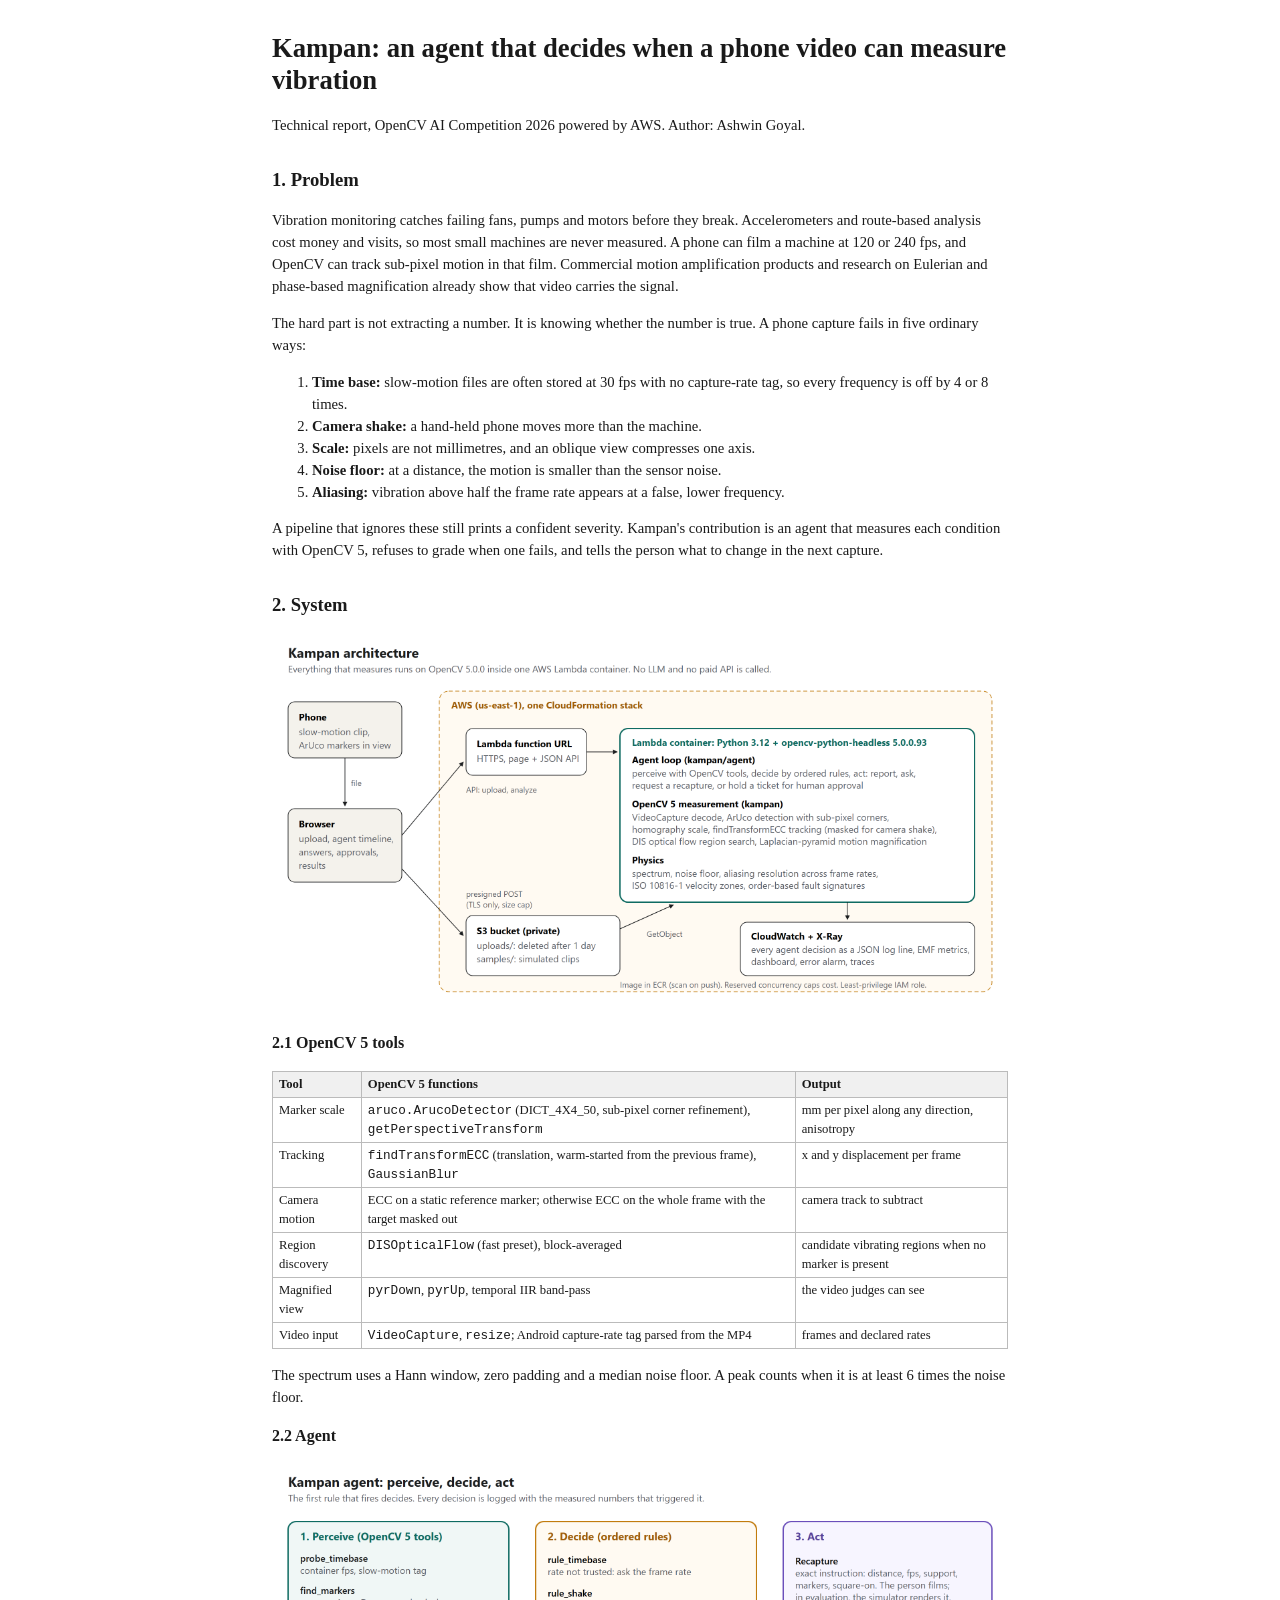
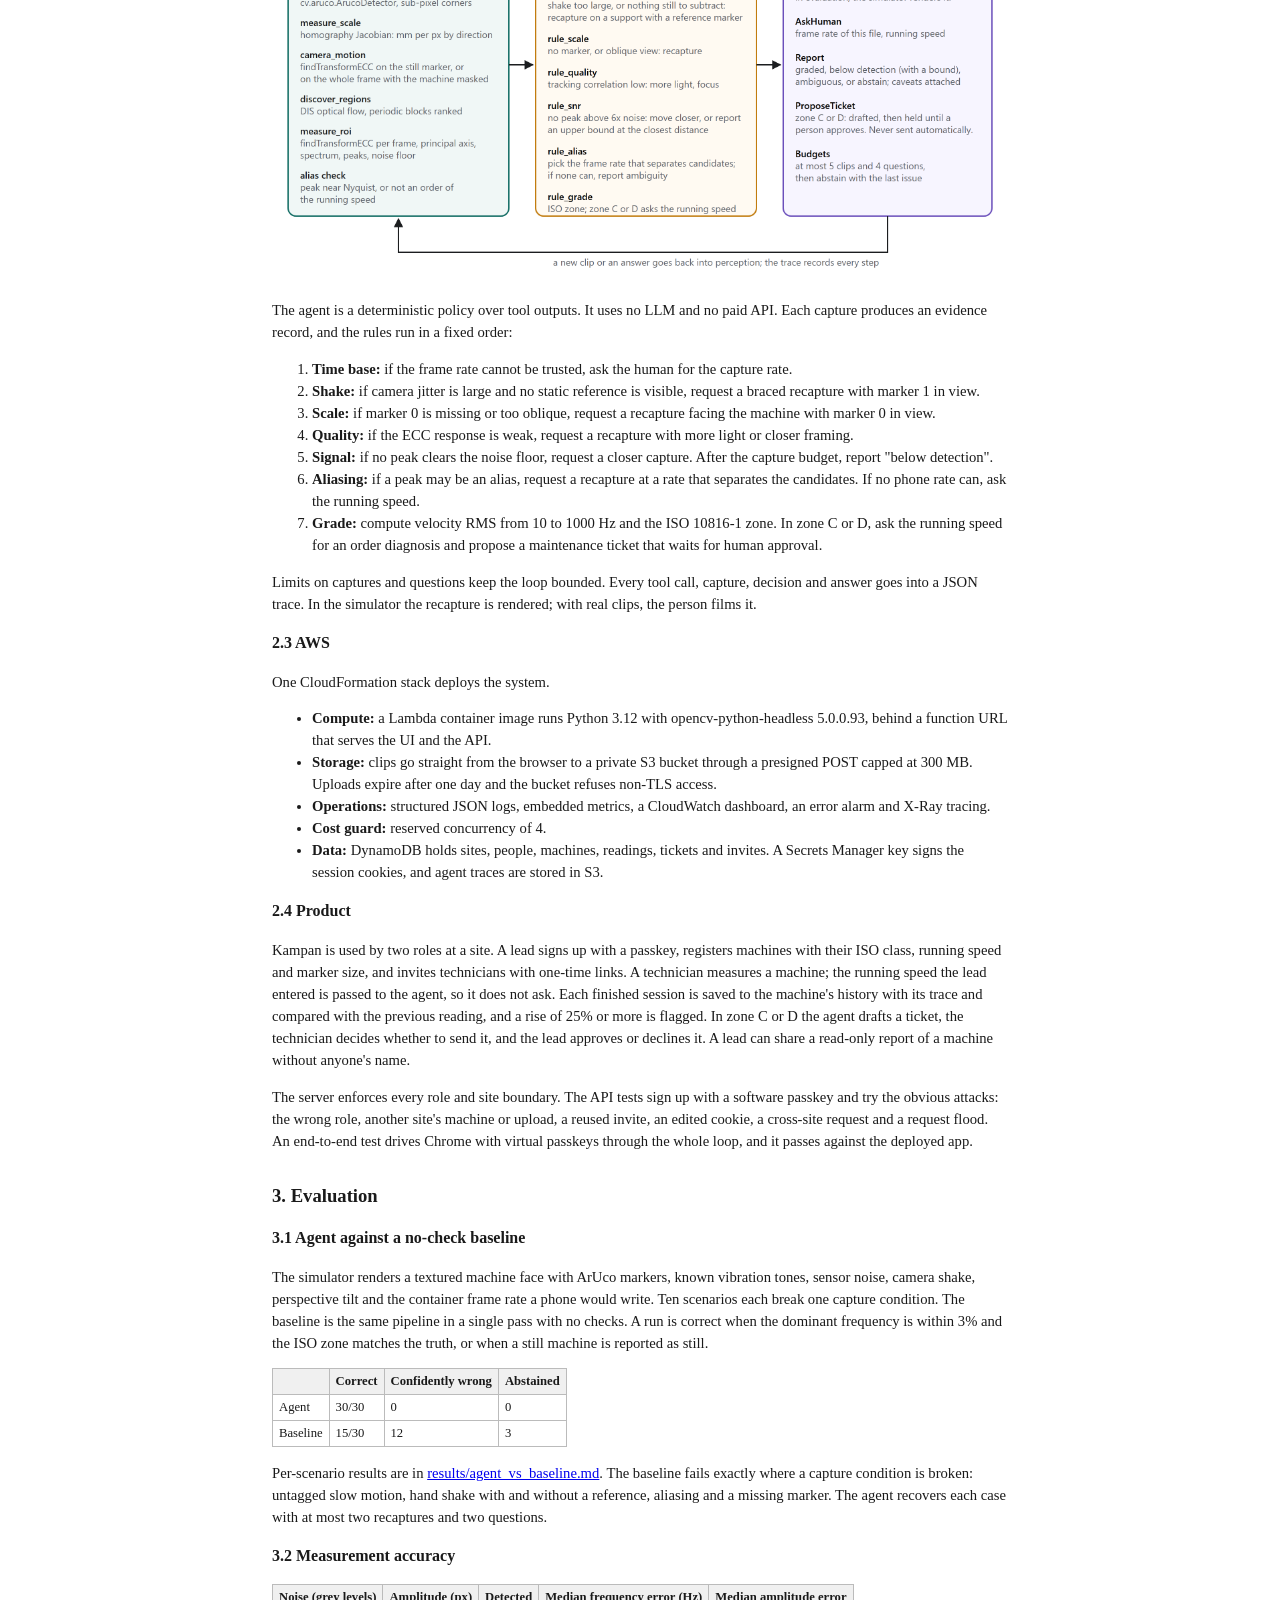
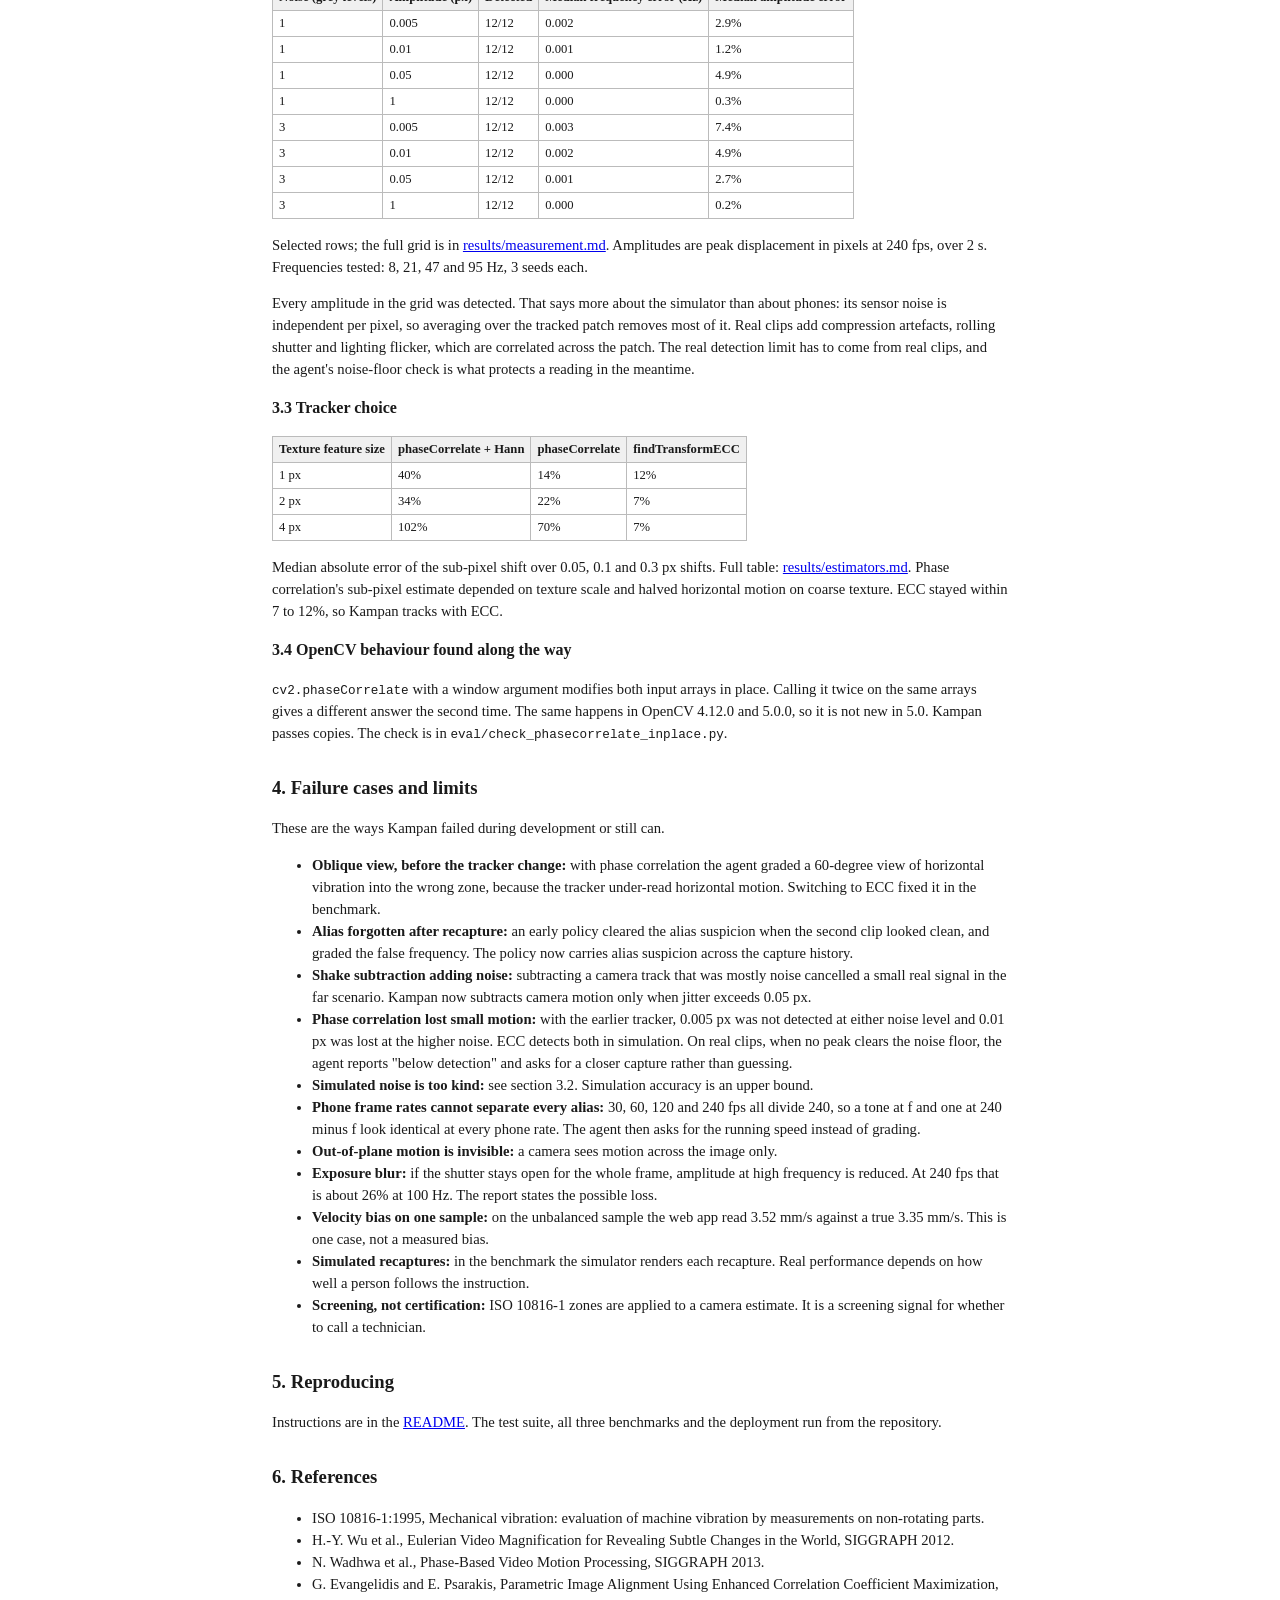
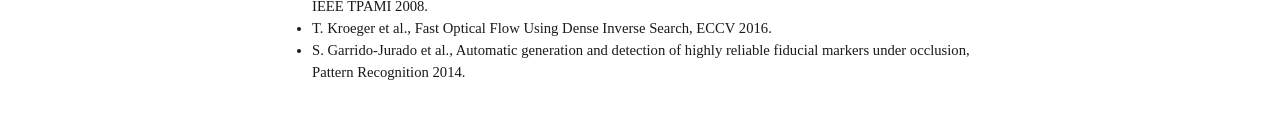
<file: docs/REPORT.html>
<!doctype html><html><head><meta charset='utf-8'><title>Kampan report</title><style>
body { font-family: Georgia, 'Times New Roman', serif; max-width: 46rem; margin: 2rem auto; padding: 0 1rem;
       color: #1a1a1a; line-height: 1.5; font-size: 11pt; }
h1 { font-size: 20pt; line-height: 1.2; } h2 { font-size: 14pt; margin-top: 1.6em; } h3 { font-size: 12pt; }
table { border-collapse: collapse; margin: 0.8em 0; font-size: 9.5pt; }
th, td { border: 1px solid #bbb; padding: 3px 6px; text-align: left; vertical-align: top; }
th { background: #f0f0f0; }
img { max-width: 100%; }
code { font-family: Consolas, monospace; font-size: 9.5pt; }
@page { size: A4; margin: 16mm; }
</style></head><body><h1>Kampan: an agent that decides when a phone video can measure vibration</h1>
<p>Technical report, OpenCV AI Competition 2026 powered by AWS. Author: Ashwin Goyal.</p>
<h2>1. Problem</h2>
<p>Vibration monitoring catches failing fans, pumps and motors before they break. Accelerometers and route-based analysis
cost money and visits, so most small machines are never measured. A phone can film a machine at 120 or 240 fps, and
OpenCV can track sub-pixel motion in that film. Commercial motion amplification products and research on Eulerian and
phase-based magnification already show that video carries the signal.</p>
<p>The hard part is not extracting a number. It is knowing whether the number is true. A phone capture fails in five
ordinary ways:</p>
<ol>
<li><strong>Time base:</strong> slow-motion files are often stored at 30 fps with no capture-rate tag, so every frequency is off by 4 or 8 times.</li>
<li><strong>Camera shake:</strong> a hand-held phone moves more than the machine.</li>
<li><strong>Scale:</strong> pixels are not millimetres, and an oblique view compresses one axis.</li>
<li><strong>Noise floor:</strong> at a distance, the motion is smaller than the sensor noise.</li>
<li><strong>Aliasing:</strong> vibration above half the frame rate appears at a false, lower frequency.</li>
</ol>
<p>A pipeline that ignores these still prints a confident severity. Kampan's contribution is an agent that measures each
condition with OpenCV 5, refuses to grade when one fails, and tells the person what to change in the next capture.</p>
<h2>2. System</h2>
<p><img alt="Architecture" src="architecture.png" /></p>
<h3>2.1 OpenCV 5 tools</h3>
<table>
<thead>
<tr>
<th>Tool</th>
<th>OpenCV 5 functions</th>
<th>Output</th>
</tr>
</thead>
<tbody>
<tr>
<td>Marker scale</td>
<td><code>aruco.ArucoDetector</code> (DICT_4X4_50, sub-pixel corner refinement), <code>getPerspectiveTransform</code></td>
<td>mm per pixel along any direction, anisotropy</td>
</tr>
<tr>
<td>Tracking</td>
<td><code>findTransformECC</code> (translation, warm-started from the previous frame), <code>GaussianBlur</code></td>
<td>x and y displacement per frame</td>
</tr>
<tr>
<td>Camera motion</td>
<td>ECC on a static reference marker; otherwise ECC on the whole frame with the target masked out</td>
<td>camera track to subtract</td>
</tr>
<tr>
<td>Region discovery</td>
<td><code>DISOpticalFlow</code> (fast preset), block-averaged</td>
<td>candidate vibrating regions when no marker is present</td>
</tr>
<tr>
<td>Magnified view</td>
<td><code>pyrDown</code>, <code>pyrUp</code>, temporal IIR band-pass</td>
<td>the video judges can see</td>
</tr>
<tr>
<td>Video input</td>
<td><code>VideoCapture</code>, <code>resize</code>; Android capture-rate tag parsed from the MP4</td>
<td>frames and declared rates</td>
</tr>
</tbody>
</table>
<p>The spectrum uses a Hann window, zero padding and a median noise floor. A peak counts when it is at least 6 times the
noise floor.</p>
<h3>2.2 Agent</h3>
<p><img alt="Agent workflow" src="agent-workflow.png" /></p>
<p>The agent is a deterministic policy over tool outputs. It uses no LLM and no paid API. Each capture produces an
evidence record, and the rules run in a fixed order:</p>
<ol>
<li><strong>Time base:</strong> if the frame rate cannot be trusted, ask the human for the capture rate.</li>
<li><strong>Shake:</strong> if camera jitter is large and no static reference is visible, request a braced recapture with marker 1 in view.</li>
<li><strong>Scale:</strong> if marker 0 is missing or too oblique, request a recapture facing the machine with marker 0 in view.</li>
<li><strong>Quality:</strong> if the ECC response is weak, request a recapture with more light or closer framing.</li>
<li><strong>Signal:</strong> if no peak clears the noise floor, request a closer capture. After the capture budget, report "below detection".</li>
<li><strong>Aliasing:</strong> if a peak may be an alias, request a recapture at a rate that separates the candidates. If no phone rate can, ask the running speed.</li>
<li><strong>Grade:</strong> compute velocity RMS from 10 to 1000 Hz and the ISO 10816-1 zone. In zone C or D, ask the running speed for an order diagnosis and propose a maintenance ticket that waits for human approval.</li>
</ol>
<p>Limits on captures and questions keep the loop bounded. Every tool call, capture, decision and answer goes into a JSON
trace. In the simulator the recapture is rendered; with real clips, the person films it.</p>
<h3>2.3 AWS</h3>
<p>One CloudFormation stack deploys the system.</p>
<ul>
<li><strong>Compute:</strong> a Lambda container image runs Python 3.12 with opencv-python-headless 5.0.0.93, behind a function URL that serves the UI and the API.</li>
<li><strong>Storage:</strong> clips go straight from the browser to a private S3 bucket through a presigned POST capped at 300 MB. Uploads expire after one day and the bucket refuses non-TLS access.</li>
<li><strong>Operations:</strong> structured JSON logs, embedded metrics, a CloudWatch dashboard, an error alarm and X-Ray tracing.</li>
<li><strong>Cost guard:</strong> reserved concurrency of 4.</li>
<li><strong>Data:</strong> DynamoDB holds sites, people, machines, readings, tickets and invites. A Secrets Manager key signs the session cookies, and agent traces are stored in S3.</li>
</ul>
<h3>2.4 Product</h3>
<p>Kampan is used by two roles at a site. A lead signs up with a passkey, registers machines with their ISO class,
running speed and marker size, and invites technicians with one-time links. A technician measures a machine; the
running speed the lead entered is passed to the agent, so it does not ask. Each finished session is saved to the
machine's history with its trace and compared with the previous reading, and a rise of 25% or more is flagged.
In zone C or D the agent drafts a ticket, the technician decides whether to send it, and the lead approves or
declines it. A lead can share a read-only report of a machine without anyone's name.</p>
<p>The server enforces every role and site boundary. The API tests sign up with a software passkey and try the
obvious attacks: the wrong role, another site's machine or upload, a reused invite, an edited cookie, a cross-site
request and a request flood. An end-to-end test drives Chrome with virtual passkeys through the whole loop, and it
passes against the deployed app.</p>
<h2>3. Evaluation</h2>
<h3>3.1 Agent against a no-check baseline</h3>
<p>The simulator renders a textured machine face with ArUco markers, known vibration tones, sensor noise, camera shake,
perspective tilt and the container frame rate a phone would write. Ten scenarios each break one capture condition.
The baseline is the same pipeline in a single pass with no checks. A run is correct when the dominant frequency is
within 3% and the ISO zone matches the truth, or when a still machine is reported as still.</p>
<table>
<thead>
<tr>
<th></th>
<th>Correct</th>
<th>Confidently wrong</th>
<th>Abstained</th>
</tr>
</thead>
<tbody>
<tr>
<td>Agent</td>
<td>30/30</td>
<td>0</td>
<td>0</td>
</tr>
<tr>
<td>Baseline</td>
<td>15/30</td>
<td>12</td>
<td>3</td>
</tr>
</tbody>
</table>
<p>Per-scenario results are in <a href="results/agent_vs_baseline.md">results/agent_vs_baseline.md</a>. The baseline fails exactly
where a capture condition is broken: untagged slow motion, hand shake with and without a reference, aliasing and a
missing marker. The agent recovers each case with at most two recaptures and two questions.</p>
<h3>3.2 Measurement accuracy</h3>
<table>
<thead>
<tr>
<th>Noise (grey levels)</th>
<th>Amplitude (px)</th>
<th>Detected</th>
<th>Median frequency error (Hz)</th>
<th>Median amplitude error</th>
</tr>
</thead>
<tbody>
<tr>
<td>1</td>
<td>0.005</td>
<td>12/12</td>
<td>0.002</td>
<td>2.9%</td>
</tr>
<tr>
<td>1</td>
<td>0.01</td>
<td>12/12</td>
<td>0.001</td>
<td>1.2%</td>
</tr>
<tr>
<td>1</td>
<td>0.05</td>
<td>12/12</td>
<td>0.000</td>
<td>4.9%</td>
</tr>
<tr>
<td>1</td>
<td>1</td>
<td>12/12</td>
<td>0.000</td>
<td>0.3%</td>
</tr>
<tr>
<td>3</td>
<td>0.005</td>
<td>12/12</td>
<td>0.003</td>
<td>7.4%</td>
</tr>
<tr>
<td>3</td>
<td>0.01</td>
<td>12/12</td>
<td>0.002</td>
<td>4.9%</td>
</tr>
<tr>
<td>3</td>
<td>0.05</td>
<td>12/12</td>
<td>0.001</td>
<td>2.7%</td>
</tr>
<tr>
<td>3</td>
<td>1</td>
<td>12/12</td>
<td>0.000</td>
<td>0.2%</td>
</tr>
</tbody>
</table>
<p>Selected rows; the full grid is in <a href="results/measurement.md">results/measurement.md</a>. Amplitudes are peak displacement
in pixels at 240 fps, over 2 s. Frequencies tested: 8, 21, 47 and 95 Hz, 3 seeds each.</p>
<p>Every amplitude in the grid was detected. That says more about the simulator than about phones: its sensor noise is
independent per pixel, so averaging over the tracked patch removes most of it. Real clips add compression artefacts,
rolling shutter and lighting flicker, which are correlated across the patch. The real detection limit has to come from
real clips, and the agent's noise-floor check is what protects a reading in the meantime.</p>
<h3>3.3 Tracker choice</h3>
<table>
<thead>
<tr>
<th>Texture feature size</th>
<th>phaseCorrelate + Hann</th>
<th>phaseCorrelate</th>
<th>findTransformECC</th>
</tr>
</thead>
<tbody>
<tr>
<td>1 px</td>
<td>40%</td>
<td>14%</td>
<td>12%</td>
</tr>
<tr>
<td>2 px</td>
<td>34%</td>
<td>22%</td>
<td>7%</td>
</tr>
<tr>
<td>4 px</td>
<td>102%</td>
<td>70%</td>
<td>7%</td>
</tr>
</tbody>
</table>
<p>Median absolute error of the sub-pixel shift over 0.05, 0.1 and 0.3 px shifts. Full table:
<a href="results/estimators.md">results/estimators.md</a>. Phase correlation's sub-pixel estimate depended on texture scale and
halved horizontal motion on coarse texture. ECC stayed within 7 to 12%, so Kampan tracks with ECC.</p>
<h3>3.4 OpenCV behaviour found along the way</h3>
<p><code>cv2.phaseCorrelate</code> with a window argument modifies both input arrays in place. Calling it twice on the same arrays
gives a different answer the second time. The same happens in OpenCV 4.12.0 and 5.0.0, so it is not new in 5.0.
Kampan passes copies. The check is in <code>eval/check_phasecorrelate_inplace.py</code>.</p>
<h2>4. Failure cases and limits</h2>
<p>These are the ways Kampan failed during development or still can.</p>
<ul>
<li><strong>Oblique view, before the tracker change:</strong> with phase correlation the agent graded a 60-degree view of horizontal vibration into the wrong zone, because the tracker under-read horizontal motion. Switching to ECC fixed it in the benchmark.</li>
<li><strong>Alias forgotten after recapture:</strong> an early policy cleared the alias suspicion when the second clip looked clean, and graded the false frequency. The policy now carries alias suspicion across the capture history.</li>
<li><strong>Shake subtraction adding noise:</strong> subtracting a camera track that was mostly noise cancelled a small real signal in the far scenario. Kampan now subtracts camera motion only when jitter exceeds 0.05 px.</li>
<li><strong>Phase correlation lost small motion:</strong> with the earlier tracker, 0.005 px was not detected at either noise level and 0.01 px was lost at the higher noise. ECC detects both in simulation. On real clips, when no peak clears the noise floor, the agent reports "below detection" and asks for a closer capture rather than guessing.</li>
<li><strong>Simulated noise is too kind:</strong> see section 3.2. Simulation accuracy is an upper bound.</li>
<li><strong>Phone frame rates cannot separate every alias:</strong> 30, 60, 120 and 240 fps all divide 240, so a tone at f and one at 240 minus f look identical at every phone rate. The agent then asks for the running speed instead of grading.</li>
<li><strong>Out-of-plane motion is invisible:</strong> a camera sees motion across the image only.</li>
<li><strong>Exposure blur:</strong> if the shutter stays open for the whole frame, amplitude at high frequency is reduced. At 240 fps that is about 26% at 100 Hz. The report states the possible loss.</li>
<li><strong>Velocity bias on one sample:</strong> on the unbalanced sample the web app read 3.52 mm/s against a true 3.35 mm/s. This is one case, not a measured bias.</li>
<li><strong>Simulated recaptures:</strong> in the benchmark the simulator renders each recapture. Real performance depends on how well a person follows the instruction.</li>
<li><strong>Screening, not certification:</strong> ISO 10816-1 zones are applied to a camera estimate. It is a screening signal for whether to call a technician.</li>
</ul>
<h2>5. Reproducing</h2>
<p>Instructions are in the <a href="../README.md">README</a>. The test suite, all three benchmarks and the deployment run from the repository.</p>
<h2>6. References</h2>
<ul>
<li>ISO 10816-1:1995, Mechanical vibration: evaluation of machine vibration by measurements on non-rotating parts.</li>
<li>H.-Y. Wu et al., Eulerian Video Magnification for Revealing Subtle Changes in the World, SIGGRAPH 2012.</li>
<li>N. Wadhwa et al., Phase-Based Video Motion Processing, SIGGRAPH 2013.</li>
<li>G. Evangelidis and E. Psarakis, Parametric Image Alignment Using Enhanced Correlation Coefficient Maximization, IEEE TPAMI 2008.</li>
<li>T. Kroeger et al., Fast Optical Flow Using Dense Inverse Search, ECCV 2016.</li>
<li>S. Garrido-Jurado et al., Automatic generation and detection of highly reliable fiducial markers under occlusion, Pattern Recognition 2014.</li>
</ul></body></html>
</file>
